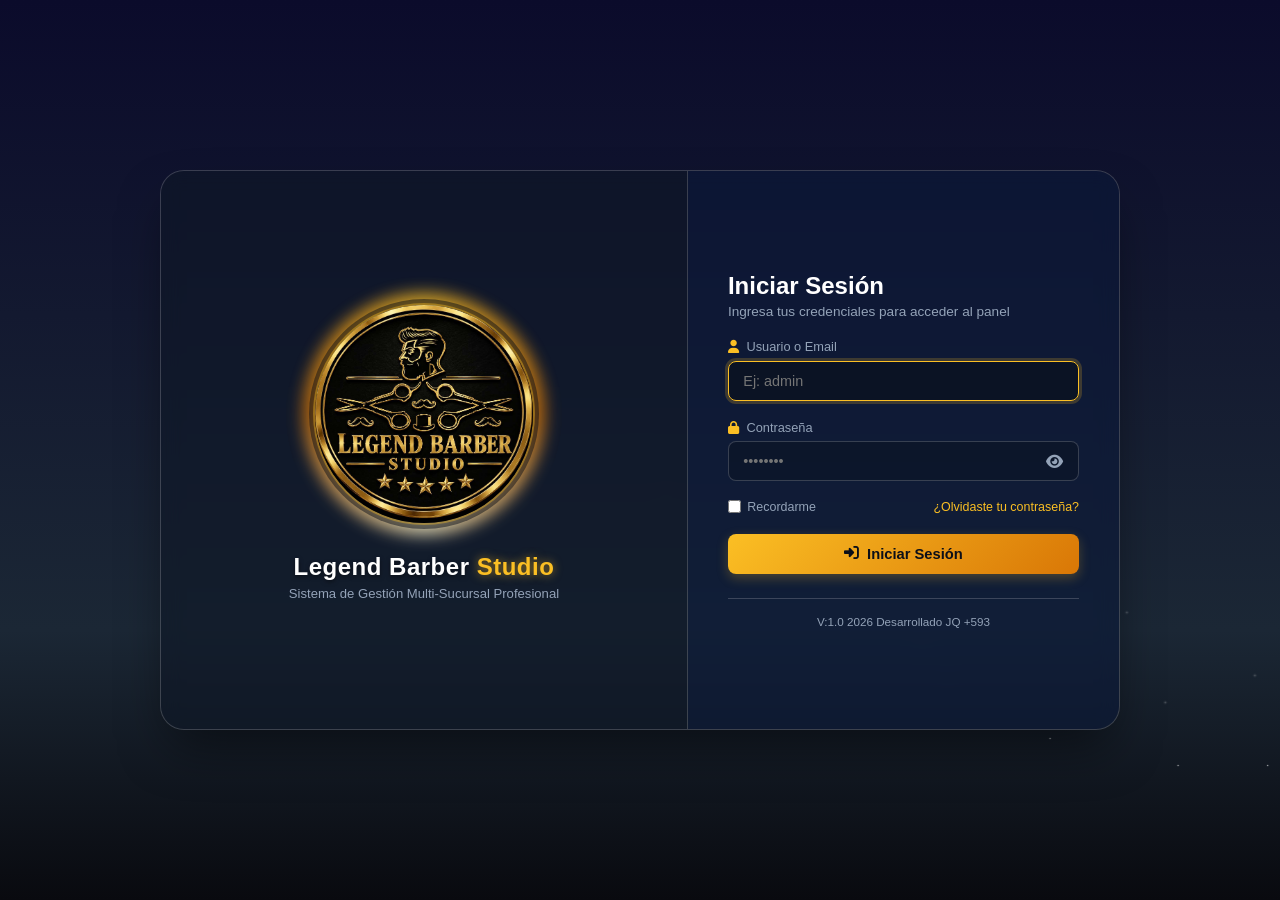
<file: login/index.html>
<!DOCTYPE html>
<html lang="es">
<head>
  <meta charset="UTF-8">
  <meta name="viewport" content="width=device-width, initial-scale=1.0">
  <title>Iniciar Sesión - Legend Barber Studio</title>
  <link rel="stylesheet" href="login.css">
  <link href="https://cdnjs.cloudflare.com/ajax/libs/font-awesome/6.4.0/css/all.min.css" rel="stylesheet">
</head>
<body class="dark-mode">

  <!-- FONDO DE ESTRELLAS Y ESTRELLAS FUGACES -->
  <div class="stars"></div>
  <div class="shooting-star"></div>
  <div class="shooting-star"></div>
  <div class="shooting-star"></div>
  <div class="shooting-star"></div>

  <div class="login-container-grid">
    
    <!-- COLUMNA IZQUIERDA: LOGO CON MOVIMIENTO Y EFECTO LED -->
    <div class="logo-showcase-section">
      <div class="logo-glow-container">
        <div class="led-ring"></div>
        <div class="logo-wrapper">
          <img src="../img/logo.jpg" alt="Legend Barber Studio Logo" class="animated-logo">
        </div>
      </div>
      <div class="brand-text-container">
        <h1>Legend Barber <span class="badge-gold">Studio</span></h1>
        <p>Sistema de Gestión Multi-Sucursal Profesional</p>
      </div>
    </div>

    <!-- COLUMNA DERECHA: LOGIN ORDENADO -->
    <div class="login-form-section">
      <div class="login-card">
        <div class="form-header-mobile">
          <h2>Iniciar Sesión</h2>
        </div>
        <p class="login-subtitle">Ingresa tus credenciales para acceder al panel</p>

        <!-- Mensajes de Alerta dinámicos -->
        <div id="alertMessage" class="alert hidden"></div>

        <form id="formLogin" onsubmit="procesarLogin(event)">
          <div class="form-group">
            <label for="usuario"><i class="fa-solid fa-user"></i> Usuario o Email</label>
            <div class="input-icon-wrapper">
              <input type="text" id="usuario" class="form-control" placeholder="Ej: admin" required autofocus autocomplete="username">
            </div>
          </div>

          <div class="form-group">
            <label for="password"><i class="fa-solid fa-lock"></i> Contraseña</label>
            <div class="input-icon-wrapper">
              <input type="password" id="password" class="form-control" placeholder="••••••••" required autocomplete="current-password">
              <button type="button" class="btn-toggle-password" onclick="togglePasswordVisibility()" title="Mostrar u ocultar contraseña">
                <i class="fa-solid fa-eye" id="eyeIcon"></i>
              </button>
            </div>
          </div>

          <div class="form-options">
            <label class="remember-me">
              <input type="checkbox" id="recordar">
              <span>Recordarme</span>
            </label>
            <a href="#" class="forgot-pass" onclick="recuperarPassword(event)">¿Olvidaste tu contraseña?</a>
          </div>

          <button type="submit" id="btnLogin" class="btn btn-primary btn-block btn-login">
            <i class="fa-solid fa-right-to-bracket" id="btnLoginIcon"></i> 
            <span id="btnLoginText">Iniciar Sesión</span>
          </button>
        </form>

        <div class="login-footer">
          <p>V:1.0 2026 Desarrollado JQ +593</p>
        </div>
      </div>
    </div>

  </div>

  <!-- Botón flotante para volver arriba (útil en móviles) -->
  <button type="button" id="btnScrollTop" class="btn-scroll-top" onclick="scrollToTop()" title="Volver arriba">
    <i class="fa-solid fa-arrow-up"></i>
  </button>

  <script src="login.js"></script>
</body>
</html>
</file>
<file: login/login.css>
:root {
  --bg-primary: #0b0f19;
  --bg-secondary: rgba(17, 24, 39, 0.4);
  --bg-card: rgba(7, 27, 78, 0.3);
  --text-primary: #f8fafc;
  --text-secondary: #94a3b8;
  --accent-gold: #fbbf24;
  --accent-gold-glow: rgba(251, 191, 36, 0.4);
  --accent: #6366f1;
  --accent-hover: #4f46e5;
  --border-color: rgba(255, 255, 255, 0.18);
  --emerald: #10b981;
  --danger: #ef4444;
  --warning: #f59e0b;
}

* {
  box-sizing: border-box;
  margin: 0;
  padding: 0;
  font-family: 'Segoe UI', Tahoma, Geneva, Verdana, sans-serif;
}

/* Habilitar scroll suave e impedir bloqueo de desplazamiento */
html {
  scroll-behavior: smooth;
}

body {
  min-height: 100vh;
  background: linear-gradient(to bottom, #0b0b2b, #1b2735 70%, #090a0f);
  color: var(--text-primary);
  display: flex;
  align-items: center;
  justify-content: center;
  padding: 1.5rem 1rem;
  overflow-x: hidden;
  overflow-y: auto; /* Permite scroll vertical cuando la pantalla es reducida */
  position: relative;
}

/* Estructura de dos columnas adaptable */
.login-container-grid {
  display: grid;
  grid-template-columns: 1.1fr 0.9fr;
  width: 100%;
  max-width: 960px;
  min-height: 560px;
  background: var(--bg-secondary);
  backdrop-filter: blur(10px);
  -webkit-backdrop-filter: blur(10px);
  border: 1px solid var(--border-color);
  border-radius: 24px;
  box-shadow: 0 25px 50px -12px rgba(0, 0, 0, 0.5);
  overflow: hidden;
  z-index: 10;
  margin: auto;
}

/* Columna Izquierda: Logo */
.logo-showcase-section {
  display: flex;
  flex-direction: column;
  align-items: center;
  justify-content: center;
  padding: 2.5rem;
  background: rgba(15, 23, 42, 0.3);
  position: relative;
  border-right: 1px solid var(--border-color);
  text-align: center;
}

.logo-glow-container {
  position: relative;
  width: 230px;
  height: 230px;
  display: flex;
  align-items: center;
  justify-content: center;
  margin-bottom: 1.5rem;
}

.led-ring {
  position: absolute;
  inset: -6px;
  border-radius: 50%;
  background: conic-gradient(from 0deg, #fbbf24, #d97706, #fef3c7, #d97706, #fbbf24);
  animation: rotateLed 6s linear infinite;
  filter: blur(8px);
  opacity: 0.8;
}

@keyframes rotateLed {
  0% { transform: rotate(0deg); }
  100% { transform: rotate(360deg); }
}

.logo-wrapper {
  position: relative;
  width: 100%;
  height: 100%;
  border-radius: 50%;
  padding: 4px;
  background: rgba(11, 15, 25, 0.5);
  display: flex;
  align-items: center;
  justify-content: center;
  z-index: 2;
  animation: floatLogo 4s ease-in-out infinite;
}

@keyframes floatLogo {
  0%, 100% { transform: translateY(0); }
  50% { transform: translateY(-8px); }
}

.animated-logo {
  width: 100%;
  height: 100%;
  object-fit: cover;
  border-radius: 50%;
  border: 2px solid rgba(251, 191, 36, 0.4);
  box-shadow: inset 0 0 15px rgba(0, 0, 0, 0.8);
}

.brand-text-container h1 {
  font-size: 1.5rem;
  font-weight: 700;
  letter-spacing: 0.5px;
  color: #fff;
  margin-bottom: 0.3rem;
  text-shadow: 0 2px 4px rgba(0,0,0,0.5);
}

.badge-gold {
  color: var(--accent-gold);
  text-shadow: 0 0 10px rgba(251, 191, 36, 0.6);
}

.brand-text-container p {
  color: var(--text-secondary);
  font-size: 0.82rem;
}

/* Columna Derecha: Formulario */
.login-form-section {
  display: flex;
  align-items: center;
  justify-content: center;
  padding: 2.5rem;
  background-color: var(--bg-card);
}

.login-card {
  width: 100%;
  max-width: 360px;
}

.form-header-mobile h2 {
  font-size: 1.5rem;
  font-weight: 700;
  margin-bottom: 0.25rem;
  color: #fff;
}

.login-subtitle {
  color: var(--text-secondary);
  font-size: 0.85rem;
  margin-bottom: 1.25rem;
}

/* Alertas de información */
.alert {
  padding: 0.75rem 1rem;
  border-radius: 8px;
  font-size: 0.85rem;
  margin-bottom: 1.25rem;
  display: flex;
  align-items: center;
  gap: 0.5rem;
  line-height: 1.3;
}

.alert.hidden { display: none; }

.alert-danger {
  background-color: rgba(239, 68, 68, 0.25);
  border: 1px solid var(--danger);
  color: #fca5a5;
}

.alert-success {
  background-color: rgba(16, 185, 129, 0.25);
  border: 1px solid var(--emerald);
  color: #6ee7b7;
}

.alert-warning {
  background-color: rgba(245, 158, 11, 0.25);
  border: 1px solid var(--warning);
  color: #fde68a;
}

/* Inputs */
.form-group {
  margin-bottom: 1.15rem;
}

.form-group label {
  display: block;
  font-size: 0.8rem;
  margin-bottom: 0.4rem;
  color: var(--text-secondary);
  font-weight: 500;
}

.form-group label i {
  margin-right: 0.25rem;
  color: var(--accent-gold);
}

.input-icon-wrapper {
  position: relative;
  display: flex;
  align-items: center;
}

.form-control {
  width: 100%;
  padding: 0.7rem 0.9rem;
  background-color: rgba(11, 15, 25, 0.35);
  border: 1px solid var(--border-color);
  border-radius: 8px;
  color: var(--text-primary);
  font-size: 0.9rem;
  outline: none;
  transition: all 0.2s ease;
}

.form-control:focus {
  border-color: var(--accent-gold);
  box-shadow: 0 0 0 3px rgba(251, 191, 36, 0.2);
  background-color: rgba(11, 15, 25, 0.6);
}

.btn-toggle-password {
  position: absolute;
  right: 0.75rem;
  background: none;
  border: none;
  color: var(--text-secondary);
  cursor: pointer;
  padding: 0.25rem;
  font-size: 0.95rem;
}

.btn-toggle-password:hover {
  color: var(--text-primary);
}

.form-options {
  display: flex;
  justify-content: space-between;
  align-items: center;
  margin-bottom: 1.25rem;
  font-size: 0.78rem;
  flex-wrap: wrap;
  gap: 0.5rem;
}

.remember-me {
  display: flex;
  align-items: center;
  gap: 0.4rem;
  color: var(--text-secondary);
  cursor: pointer;
}

.remember-me input {
  accent-color: var(--accent-gold);
  cursor: pointer;
}

.forgot-pass {
  color: var(--accent-gold);
  text-decoration: none;
  transition: opacity 0.2s;
}

.forgot-pass:hover {
  opacity: 0.8;
  text-decoration: underline;
}

.btn {
  padding: 0.75rem 1.25rem;
  border-radius: 8px;
  border: none;
  font-size: 0.92rem;
  font-weight: 600;
  cursor: pointer;
  display: inline-flex;
  align-items: center;
  justify-content: center;
  gap: 0.5rem;
  transition: all 0.2s ease;
}

.btn-primary {
  background: linear-gradient(135deg, #fbbf24, #d97706);
  color: #0b0f19;
  box-shadow: 0 4px 12px rgba(251, 191, 36, 0.25);
}

.btn-primary:hover {
  filter: brightness(1.1);
  transform: translateY(-1px);
}

.btn-block {
  width: 100%;
}

/* Caja de Ayuda para Credenciales */
.demo-info-box {
  margin-top: 1.25rem;
  padding: 0.75rem;
  background: rgba(255, 255, 255, 0.05);
  border: 1px dashed var(--border-color);
  border-radius: 8px;
  font-size: 0.75rem;
  color: var(--text-secondary);
  text-align: center;
}

.demo-info-box code {
  background: rgba(0, 0, 0, 0.4);
  color: var(--accent-gold);
  padding: 2px 6px;
  border-radius: 4px;
}

.login-footer {
  margin-top: 1.5rem;
  text-align: center;
  font-size: 0.73rem;
  color: var(--text-secondary);
  border-top: 1px solid var(--border-color);
  padding-top: 1rem;
}

/* Botón flotante Ir Arriba */
.btn-scroll-top {
  position: fixed;
  bottom: 20px;
  right: 20px;
  width: 44px;
  height: 44px;
  border-radius: 50%;
  background: var(--accent-gold);
  color: #0b0f19;
  border: none;
  box-shadow: 0 4px 14px rgba(0,0,0,0.4);
  cursor: pointer;
  display: flex;
  align-items: center;
  justify-content: center;
  font-size: 1.1rem;
  z-index: 100;
  opacity: 0;
  visibility: hidden;
  transition: all 0.3s ease;
}

.btn-scroll-top.visible {
  opacity: 1;
  visibility: visible;
}

.btn-scroll-top:hover {
  transform: translateY(-3px);
  background: #f59e0b;
}

/* ESTRELLAS Y ANIMACIONES ESPACIALES */
.stars {
  width: 1px;
  height: 1px;
  position: absolute;
  background: white;
  box-shadow: 2vw 5vh 2px white, 10vw 8vh 2px white, 15vw 15vh 1px white,
    22vw 22vh 1px white, 28vw 12vh 2px white, 32vw 32vh 1px white,
    38vw 18vh 2px white, 42vw 35vh 1px white, 48vw 25vh 2px white,
    53vw 42vh 1px white, 58vw 15vh 2px white, 63vw 38vh 1px white,
    68vw 28vh 2px white, 73vw 45vh 1px white, 78vw 32vh 2px white,
    83vw 48vh 1px white, 88vw 20vh 2px white, 93vw 52vh 1px white,
    98vw 35vh 2px white, 5vw 60vh 1px white, 12vw 65vh 2px white,
    18vw 72vh 1px white, 25vw 78vh 1px white, 30vw 85vh 1px white,
    35vw 68vh 2px white, 40vw 82vh 1px white, 45vw 92vh 1px white,
    50vw 75vh 1px white, 55vw 88vh 1px white, 60vw 95vh 1px white,
    65vw 72vh 2px white, 70vw 85vh 1px white, 75vw 78vh 1px white,
    80vw 92vh 1px white, 85vw 82vh 2px white, 90vw 88vh 1px white,
    95vw 75vh 2px white;
  animation: twinkle 8s infinite linear;
  z-index: 1;
}

.shooting-star {
  position: absolute;
  width: 100px;
  height: 2px;
  background: linear-gradient(90deg, white, transparent);
  animation: shoot 3s infinite ease-in;
  z-index: 1;
}

.shooting-star:nth-child(2) { top: 20%; left: -100px; animation-delay: 0s; }
.shooting-star:nth-child(3) { top: 35%; left: -100px; animation-delay: 1s; }
.shooting-star:nth-child(4) { top: 50%; left: -100px; animation-delay: 2s; }
.shooting-star:nth-child(5) { top: 65%; left: -100px; animation-delay: 2.5s; }

@keyframes twinkle {
  0%, 100% { opacity: 0.8; }
  50% { opacity: 0.4; }
}

@keyframes shoot {
  0% { transform: translateX(0) translateY(0) rotate(25deg); opacity: 1; }
  100% { transform: translateX(120vw) translateY(50vh) rotate(25deg); opacity: 0; }
}

.stars::after {
  content: "";
  position: absolute;
  width: 1px;
  height: 1px;
  background: white;
  box-shadow: 8vw 12vh 2px white, 16vw 18vh 1px white, 24vw 25vh 2px white,
    33vw 15vh 1px white, 41vw 28vh 2px white, 49vw 35vh 1px white,
    57vw 22vh 2px white, 65vw 42vh 1px white, 73vw 28vh 2px white,
    81vw 48vh 1px white, 89vw 32vh 1px white, 97vw 45vh 1px white,
    3vw 68vh 2px white, 11vw 75vh 1px white, 19vw 82vh 2px white,
    27vw 88vh 1px white, 35vw 72vh 2px white, 43vw 85vh 1px white,
    51vw 92vh 2px white, 59vw 78vh 1px white;
  animation: twinkle 6s infinite linear reverse;
}

/* MEDIA QUERIES PARA ADAPTABILIDAD RESPONSIVA (MÓVILES Y TABLETS) */

/* Tablets y pantallas medianas */
@media (max-width: 992px) {
  .login-container-grid {
    grid-template-columns: 1fr;
    max-width: 500px;
  }
  
  .logo-showcase-section {
    padding: 2rem 1.5rem 1.5rem;
    border-right: none;
    border-bottom: 1px solid var(--border-color);
  }

  .logo-glow-container {
    width: 160px;
    height: 160px;
    margin-bottom: 1rem;
  }
  
  .login-form-section {
    padding: 2rem 1.5rem;
  }
}

/* Celulares y dispositivos pequeños */
@media (max-width: 480px) {
  body {
    padding: 0.75rem;
  }

  .login-container-grid {
    border-radius: 16px;
  }

  .logo-glow-container {
    width: 130px;
    height: 130px;
  }

  .brand-text-container h1 {
    font-size: 1.3rem;
  }

  .form-header-mobile h2 {
    font-size: 1.3rem;
  }
}
</file>
